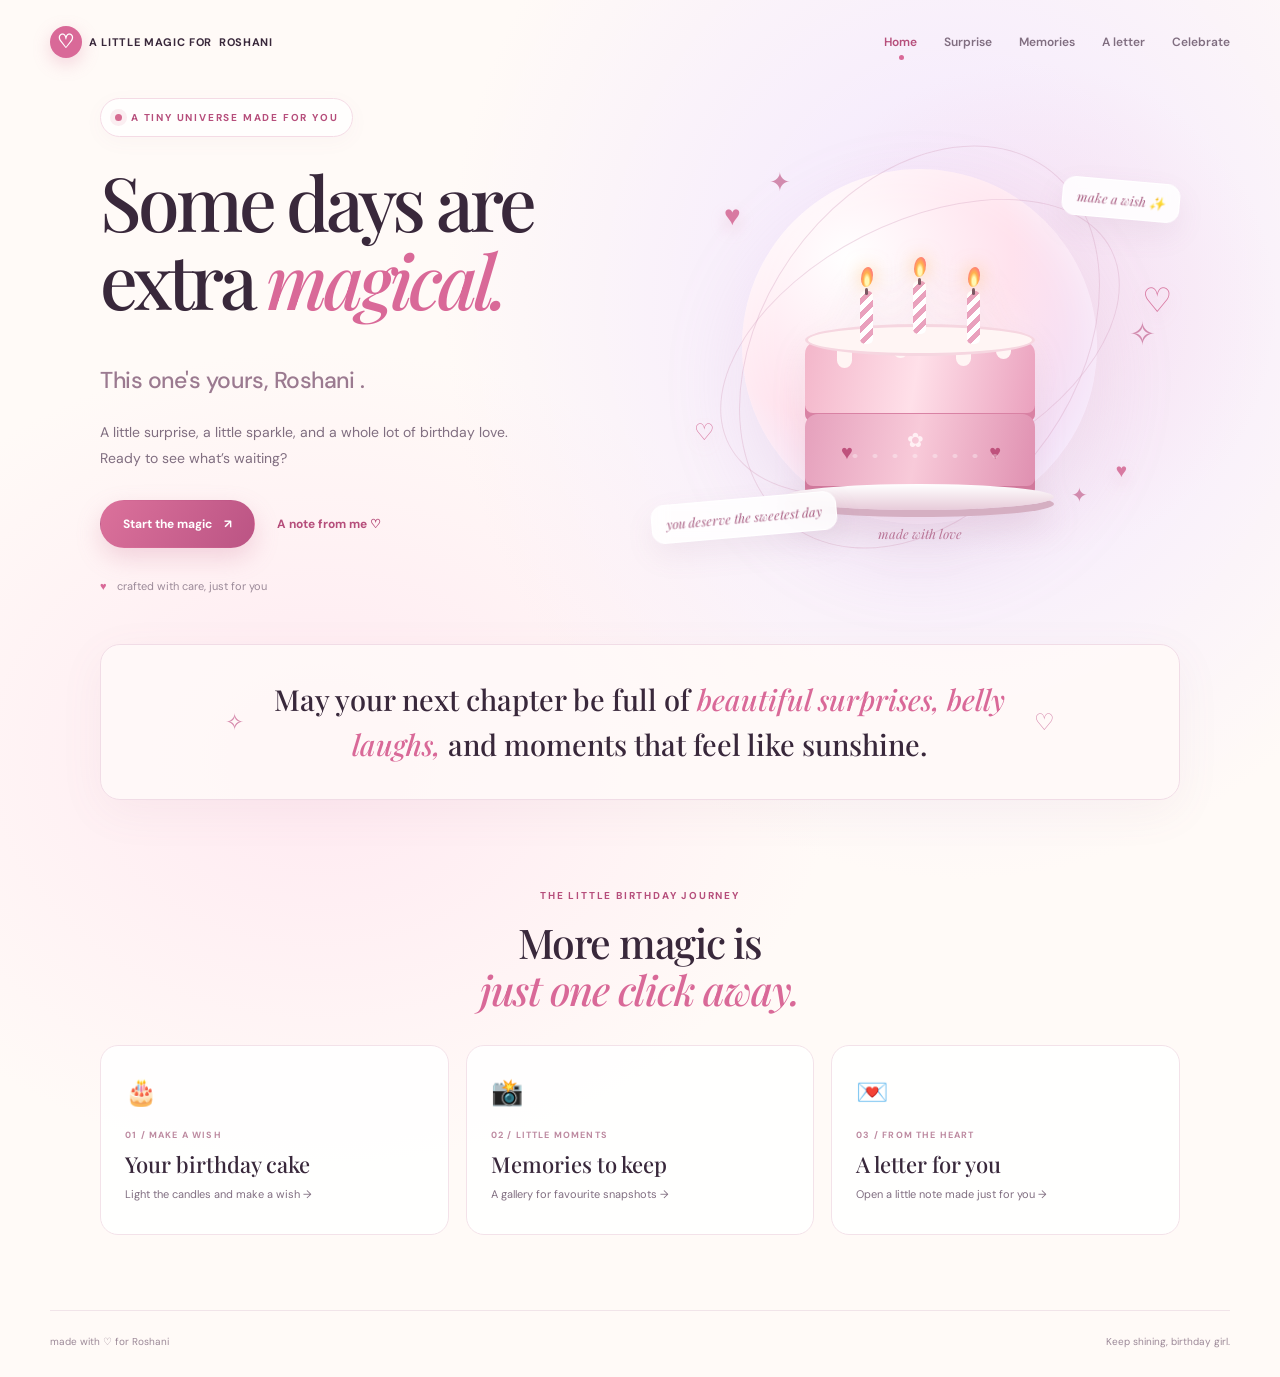
<file: index.html>
<!DOCTYPE html>
<html lang="en">
 <head>
  <meta charset="utf-8"/>
  <meta content="width=device-width,initial-scale=1" name="viewport"/>
  <meta content="A magical birthday surprise made just for Roshani." name="description"/>
  <meta content="#fff2f7" name="theme-color"/>
  <title>
   A Little Magic for Roshani ♡
  </title>
  <link href="https://fonts.googleapis.com" rel="preconnect"/>
  <link href="https://fonts.googleapis.com/css2?family=DM+Sans:wght@400;500;600;700&amp;family=Playfair+Display:ital,wght@0,500;0,600;0,700;1,500;1,600&amp;display=swap" rel="stylesheet"/>
  <link href="css/global.css" rel="stylesheet"/>
  <link href="css/home.css" rel="stylesheet"/>
  <script defer="" src="js/birthday-data.js">
  </script>
  <script defer="" src="js/main.js">
  </script>
  <script defer="" src="js/home.js">
  </script>
 </head>
 <body class="home-page">
  <div class="sky-glow">
  </div>
  <div aria-hidden="true" class="heart-rain" id="heart-rain">
  </div>
  <header class="site-header">
   <a class="brand" href="index.html">
    <span class="brand-mark">
     ♡
    </span>
    a little magic for
    <span data-name="">
     Roshani
    </span>
   </a>
   <button aria-expanded="false" aria-label="Open navigation" class="menu-toggle">
    ☰
   </button>
   <nav class="site-nav">
    <a class="active" href="index.html">
     Home
    </a>
    <a href="surprise.html">
     Surprise
    </a>
    <a href="memories.html">
     Memories
    </a>
    <a href="wishes.html">
     A letter
    </a>
    <a href="celebration.html">
     Celebrate
    </a>
   </nav>
  </header>
  <main>
   <section class="hero wrap">
    <div class="hero-copy reveal">
     <span class="eyebrow">
      <span class="pulse-dot">
      </span>
      a tiny universe made for you
     </span>
     <h1>
      Some days are
      <br/>
      extra
      <em>
       magical.
      </em>
      <br/>
      <span class="for-name">
       This one's yours,
       <span data-name="">
        Roshani
       </span>
       .
      </span>
     </h1>
     <p class="hero-subtitle">
      A little surprise, a little sparkle, and a whole lot of birthday love. Ready to see what&rsquo;s waiting?
     </p>
     <div class="hero-actions">
      <a class="button button-primary" href="surprise.html">
       Start the magic
       <span>
        &nearrow;
       </span>
      </a>
      <a class="text-link" href="wishes.html">
       A note from me ♡
      </a>
     </div>
     <div class="hero-note">
      <span class="tiny-heart">
       &hearts;
      </span>
      crafted with care, just for you
     </div>
    </div>
    <div class="hero-art reveal">
     <span class="floating-heart fh1">
      &hearts;
     </span>
     <span class="floating-heart fh2">
      ♡
     </span>
     <span class="floating-heart fh3">
      &hearts;
     </span>
     <span class="floating-heart fh4">
      ♡
     </span>
     <span class="orbit-star os1">
      ✦
     </span>
     <span class="orbit-star os2">
      ✧
     </span>
     <span class="orbit-star os3">
      ✦
     </span>
     <div class="magic-ring ring-one">
     </div>
     <div class="magic-ring ring-two">
     </div>
     <div aria-label="A birthday cake magically assembling" class="cake-build" id="cake-build">
      <div class="cake-glow">
      </div>
      <div class="build-candle candle-a">
       <span class="wick">
       </span>
       <span class="flame">
       </span>
      </div>
      <div class="build-candle candle-b">
       <span class="wick">
       </span>
       <span class="flame">
       </span>
      </div>
      <div class="build-candle candle-c">
       <span class="wick">
       </span>
       <span class="flame">
       </span>
      </div>
      <div class="cake-sprinkles">
      </div>
      <div class="build-icing">
      </div>
      <div class="build-layer layer-upper">
       <span class="drip drip-a">
       </span>
       <span class="drip drip-b">
       </span>
       <span class="drip drip-c">
       </span>
       <span class="drip drip-d">
       </span>
      </div>
      <div class="build-layer layer-lower">
       <span class="berry berry-a">
        &hearts;
       </span>
       <span class="berry berry-b">
        ✿
       </span>
       <span class="berry berry-c">
        &hearts;
       </span>
      </div>
      <div class="build-plate">
      </div>
      <span class="cake-label">
       made with love
      </span>
     </div>
     <div class="floating-note note-top">
      make a wish ✨
     </div>
     <div class="floating-note note-bottom">
      you deserve the sweetest day
     </div>
    </div>
   </section>
   <section class="wish-strip wrap reveal">
    <span class="strip-icon">
     ✧
    </span>
    <p>
     May your next chapter be full of
     <em>
      beautiful surprises, belly laughs,
     </em>
     and moments that feel like sunshine.
    </p>
    <span class="strip-icon">
     ♡
    </span>
   </section>
   <section class="journey wrap">
    <div class="section-heading reveal">
     <span class="section-kicker">
      the little birthday journey
     </span>
     <h2>
      More magic is
      <br/>
      <em>
       just one click away.
      </em>
     </h2>
    </div>
    <div class="journey-grid">
     <a class="journey-card reveal" href="surprise.html">
      <span class="journey-icon">
       🎂
      </span>
      <span class="journey-number">
       01 / MAKE A WISH
      </span>
      <strong>
       Your birthday cake
      </strong>
      <span>
       Light the candles and make a wish &rarr;
      </span>
     </a>
     <a class="journey-card reveal" href="memories.html">
      <span class="journey-icon">
       📸
      </span>
      <span class="journey-number">
       02 / LITTLE MOMENTS
      </span>
      <strong>
       Memories to keep
      </strong>
      <span>
       A gallery for favourite snapshots &rarr;
      </span>
     </a>
     <a class="journey-card reveal" href="wishes.html">
      <span class="journey-icon">
       💌
      </span>
      <span class="journey-number">
       03 / FROM THE HEART
      </span>
      <strong>
       A letter for you
      </strong>
      <span>
       Open a little note made just for you &rarr;
      </span>
     </a>
    </div>
   </section>
  </main>
  <footer class="site-footer">
   <span>
    made with ♡ for
    <span data-name="">
     Roshani
    </span>
   </span>
   <span>
    Keep shining, birthday girl.
   </span>
  </footer>
 </body>
</html>
</file>
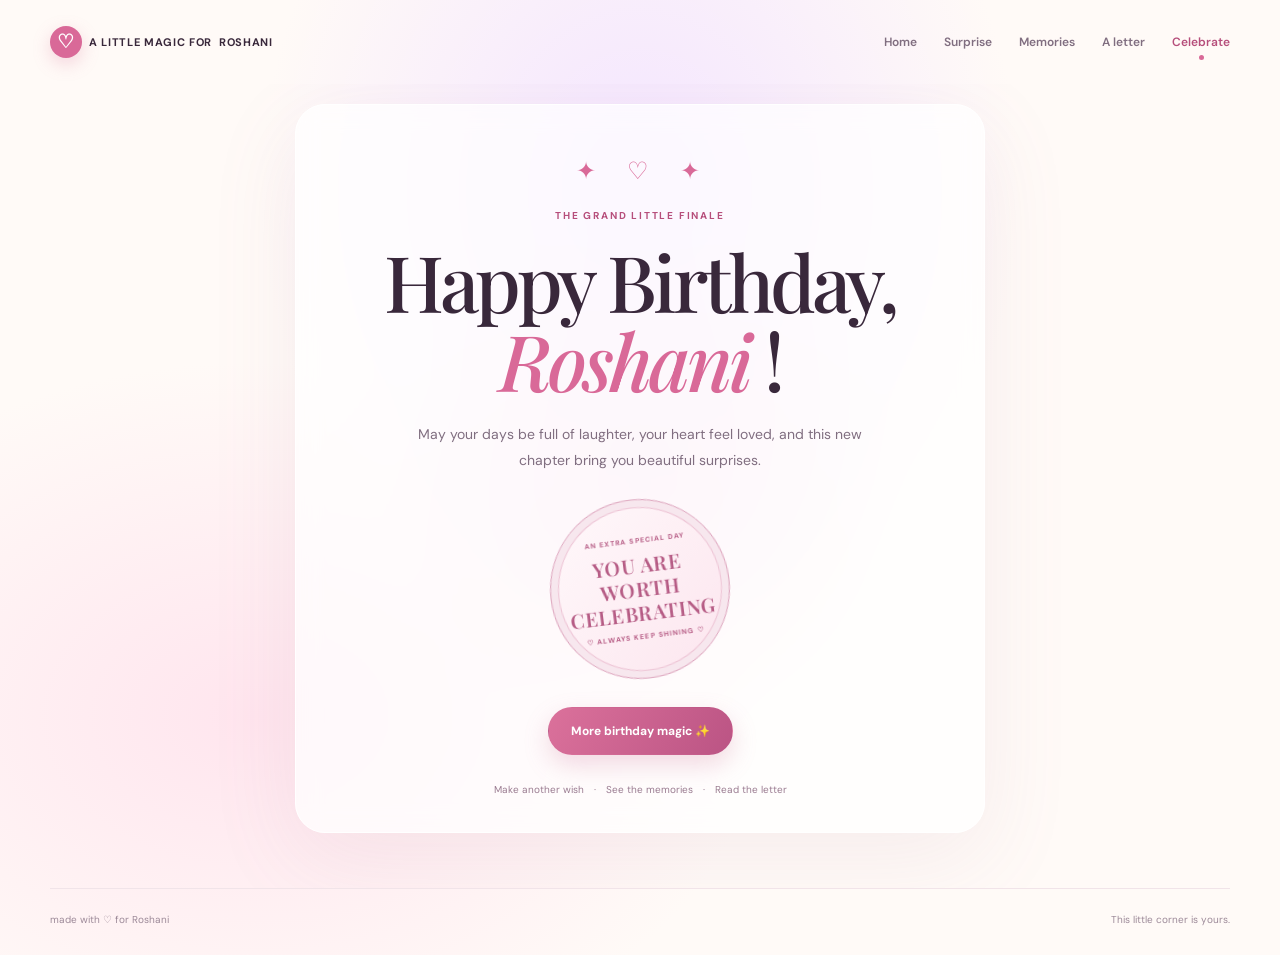
<file: celebration.html>
<!DOCTYPE html>
<html lang="en">
 <head>
  <meta charset="utf-8"/>
  <meta content="width=device-width,initial-scale=1" name="viewport"/>
  <meta content="Happy Birthday, Roshani!" name="description"/>
  <title>
   Let's Celebrate ♡ | Roshani
  </title>
  <link href="https://fonts.googleapis.com" rel="preconnect"/>
  <link href="https://fonts.googleapis.com/css2?family=DM+Sans:wght@400;500;600;700&amp;family=Playfair+Display:ital,wght@0,500;0,600;0,700;1,500;1,600&amp;display=swap" rel="stylesheet"/>
  <link href="css/global.css" rel="stylesheet"/>
  <link href="css/celebration.css" rel="stylesheet"/>
  <script defer="" src="js/birthday-data.js">
  </script>
  <script defer="" src="js/main.js">
  </script>
  <script defer="" src="js/celebration.js">
  </script>
 </head>
 <body class="inner-page celebration-page">
  <div aria-hidden="true" class="heart-rain" id="heart-rain">
  </div>
  <header class="site-header">
   <a class="brand" href="index.html">
    <span class="brand-mark">
     ♡
    </span>
    a little magic for
    <span data-name="">
     Roshani
    </span>
   </a>
   <button aria-expanded="false" aria-label="Open navigation" class="menu-toggle">
    ☰
   </button>
   <nav class="site-nav">
    <a href="index.html">
     Home
    </a>
    <a href="surprise.html">
     Surprise
    </a>
    <a href="memories.html">
     Memories
    </a>
    <a href="wishes.html">
     A letter
    </a>
    <a class="active" href="celebration.html">
     Celebrate
    </a>
   </nav>
  </header>
  <main class="celebration-main wrap">
   <div class="celebration-glow">
   </div>
   <div aria-hidden="true" class="confetti-field" id="confetti-field">
   </div>
   <section class="final-card reveal">
    <div class="crown">
     ✦　♡　✦
    </div>
    <span class="section-kicker">
     the grand little finale
    </span>
    <h1>
     Happy Birthday,
     <br/>
     <em data-name="">
      Roshani
     </em>
     !
    </h1>
    <p class="final-message" id="final-message">
     May your days be full of laughter, your heart feel loved, and this new chapter bring you beautiful surprises.
    </p>
    <div class="birthday-stamp">
     <span>
      AN EXTRA SPECIAL DAY
     </span>
     <strong>
      YOU ARE
      <br/>
      WORTH CELEBRATING
     </strong>
     <span>
      ♡ ALWAYS KEEP SHINING ♡
     </span>
    </div>
    <button class="button button-primary" id="celebrate-again">
     Make it rain confetti ✨
    </button>
    <div class="final-links">
     <a href="surprise.html">
      Make another wish
     </a>
     <span>
      &middot;
     </span>
     <a href="memories.html">
      See the memories
     </a>
     <span>
      &middot;
     </span>
     <a href="wishes.html">
      Read the letter
     </a>
    </div>
   </section>
  </main>
  <footer class="site-footer">
   <span>
    made with ♡ for
    <span data-name="">
     Roshani
    </span>
   </span>
   <span>
    This little corner is yours.
   </span>
  </footer>
 </body>
</html>
</file>
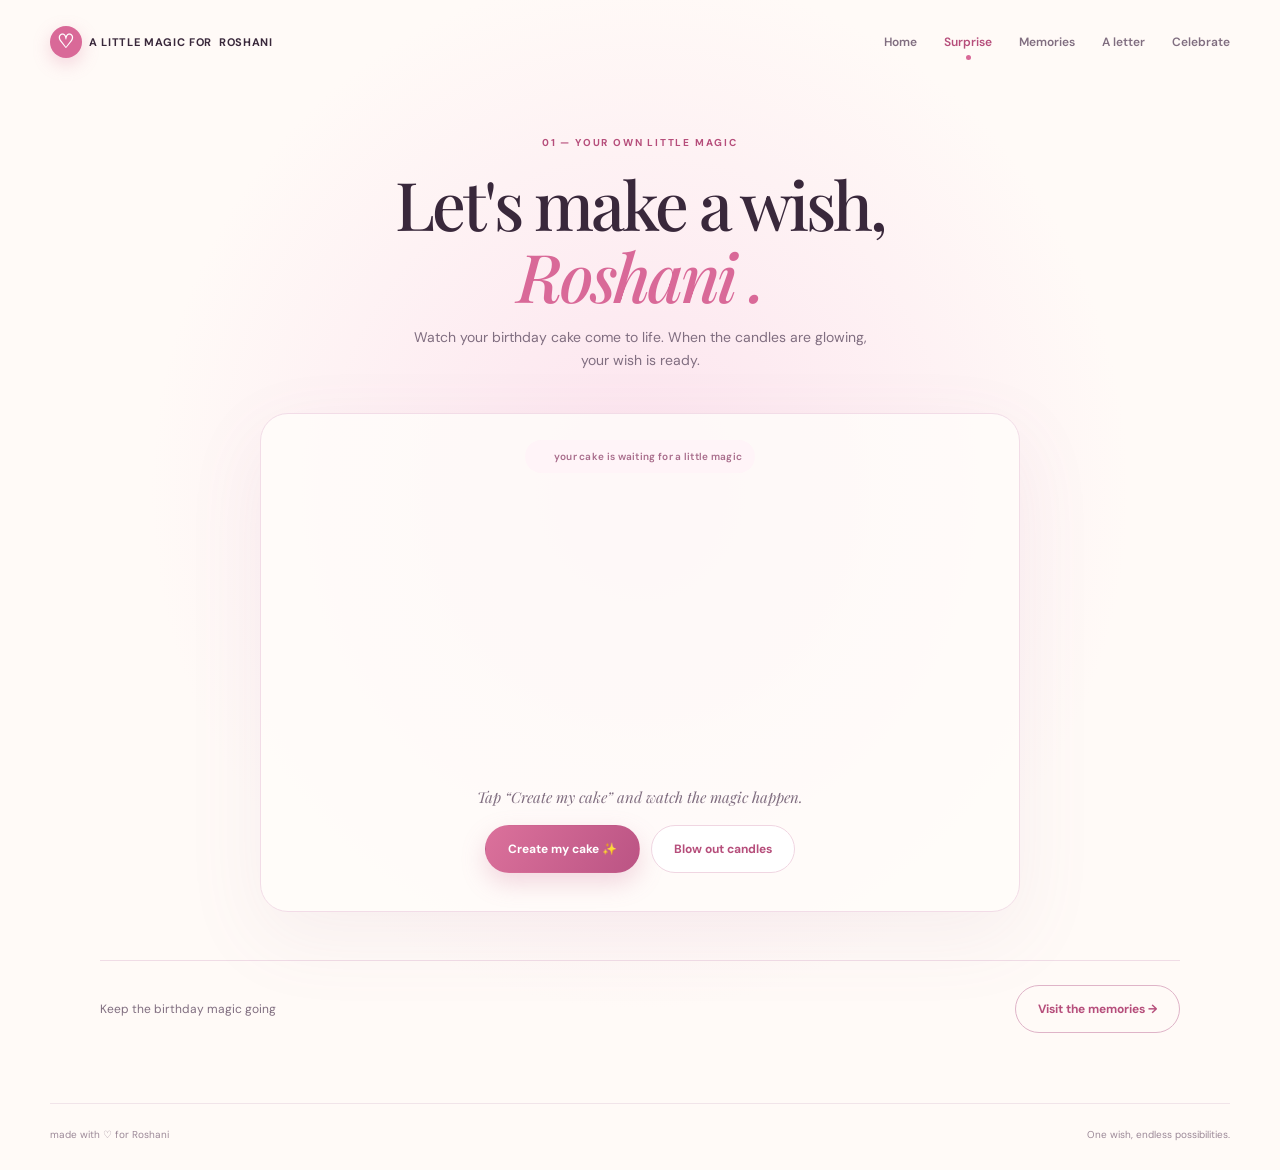
<file: surprise.html>
<!DOCTYPE html>
<html lang="en">
 <head>
  <meta charset="utf-8"/>
  <meta content="width=device-width,initial-scale=1" name="viewport"/>
  <meta content="Make a birthday wish for Roshani." name="description"/>
  <title>
   The Birthday Cake ♡ | Roshani
  </title>
  <link href="https://fonts.googleapis.com" rel="preconnect"/>
  <link href="https://fonts.googleapis.com/css2?family=DM+Sans:wght@400;500;600;700&amp;family=Playfair+Display:ital,wght@0,500;0,600;0,700;1,500;1,600&amp;display=swap" rel="stylesheet"/>
  <link href="css/global.css" rel="stylesheet"/>
  <link href="css/surprise.css" rel="stylesheet"/>
  <script defer="" src="js/birthday-data.js">
  </script>
  <script defer="" src="js/main.js">
  </script>
  <script defer="" src="js/surprise.js">
  </script>
 </head>
 <body class="inner-page surprise-page">
  <div aria-hidden="true" class="heart-rain" id="heart-rain">
  </div>
  <header class="site-header">
   <a class="brand" href="index.html">
    <span class="brand-mark">
     ♡
    </span>
    a little magic for
    <span data-name="">
     Roshani
    </span>
   </a>
   <button aria-expanded="false" aria-label="Open navigation" class="menu-toggle">
    ☰
   </button>
   <nav class="site-nav">
    <a href="index.html">
     Home
    </a>
    <a class="active" href="surprise.html">
     Surprise
    </a>
    <a href="memories.html">
     Memories
    </a>
    <a href="wishes.html">
     A letter
    </a>
    <a href="celebration.html">
     Celebrate
    </a>
   </nav>
  </header>
  <main class="wrap page-main">
   <div class="page-intro reveal">
    <span class="section-kicker">
     01 &mdash; your own little magic
    </span>
    <h1>
     Let's make a wish,
     <br/>
     <em>
      <span data-name="">
       Roshani
      </span>
      .
     </em>
    </h1>
    <p>
     Watch your birthday cake come to life. When the candles are glowing, your wish is ready.
    </p>
   </div>
   <section class="cake-lab reveal" id="cake-lab">
    <div class="magic-dust" id="magic-dust">
    </div>
    <div class="build-status" id="build-status">
     <span class="status-dot">
     </span>
     your cake is waiting for a little magic
    </div>
    <div aria-label="Animated birthday cake" class="interactive-cake" id="interactive-cake">
     <div class="cake-aura">
     </div>
     <div class="candle-row">
      <button aria-label="Toggle first candle" class="candle candle-one">
       <span class="wick">
       </span>
       <span class="flame">
       </span>
      </button>
      <button aria-label="Toggle second candle" class="candle candle-two">
       <span class="wick">
       </span>
       <span class="flame">
       </span>
      </button>
      <button aria-label="Toggle third candle" class="candle candle-three">
       <span class="wick">
       </span>
       <span class="flame">
       </span>
      </button>
     </div>
     <div class="icing-cap">
     </div>
     <div class="cake-tier tier-top">
      <i class="drip d1">
      </i>
      <i class="drip d2">
      </i>
      <i class="drip d3">
      </i>
      <i class="drip d4">
      </i>
      <i class="drip d5">
      </i>
      <span class="tier-heart">
       ♡
      </span>
     </div>
     <div class="cake-tier tier-bottom">
      <span class="frosting-dot dot1">
      </span>
      <span class="frosting-dot dot2">
      </span>
      <span class="frosting-dot dot3">
      </span>
      <span class="frosting-dot dot4">
      </span>
      <span class="frosting-dot dot5">
      </span>
      <span class="frosting-dot dot6">
      </span>
     </div>
     <div class="cake-dish">
     </div>
    </div>
    <p class="cake-caption" id="cake-caption">
     A little cake is getting ready for you&hellip;
    </p>
    <div class="cake-controls">
     <button class="button button-primary" id="build-button">
      Create my cake ✨
     </button>
     <button class="button button-soft" disabled="" id="candle-button">
      Blow out candles
     </button>
    </div>
    <div class="wish-reveal" hidden="" id="wish-reveal">
     <span class="wish-star">
      ✦ ♡ ✦
     </span>
     <h2>
      Happy Birthday,
      <em data-name="">
       Roshani
      </em>
      !
     </h2>
     <p>
      Whatever you wished for, may life surprise you with something even more beautiful.
     </p>
     <button class="button button-primary" id="confetti-button">
      More sparkle, please ✨
     </button>
     <a class="text-link" href="wishes.html">
      There's a letter waiting for you &rarr;
     </a>
    </div>
   </section>
   <div class="page-next">
    <span>
     Keep the birthday magic going
    </span>
    <a class="button button-outline" href="memories.html">
     Visit the memories &rarr;
    </a>
   </div>
  </main>
  <footer class="site-footer">
   <span>
    made with ♡ for
    <span data-name="">
     Roshani
    </span>
   </span>
   <span>
    One wish, endless possibilities.
   </span>
  </footer>
 </body>
</html>
</file>
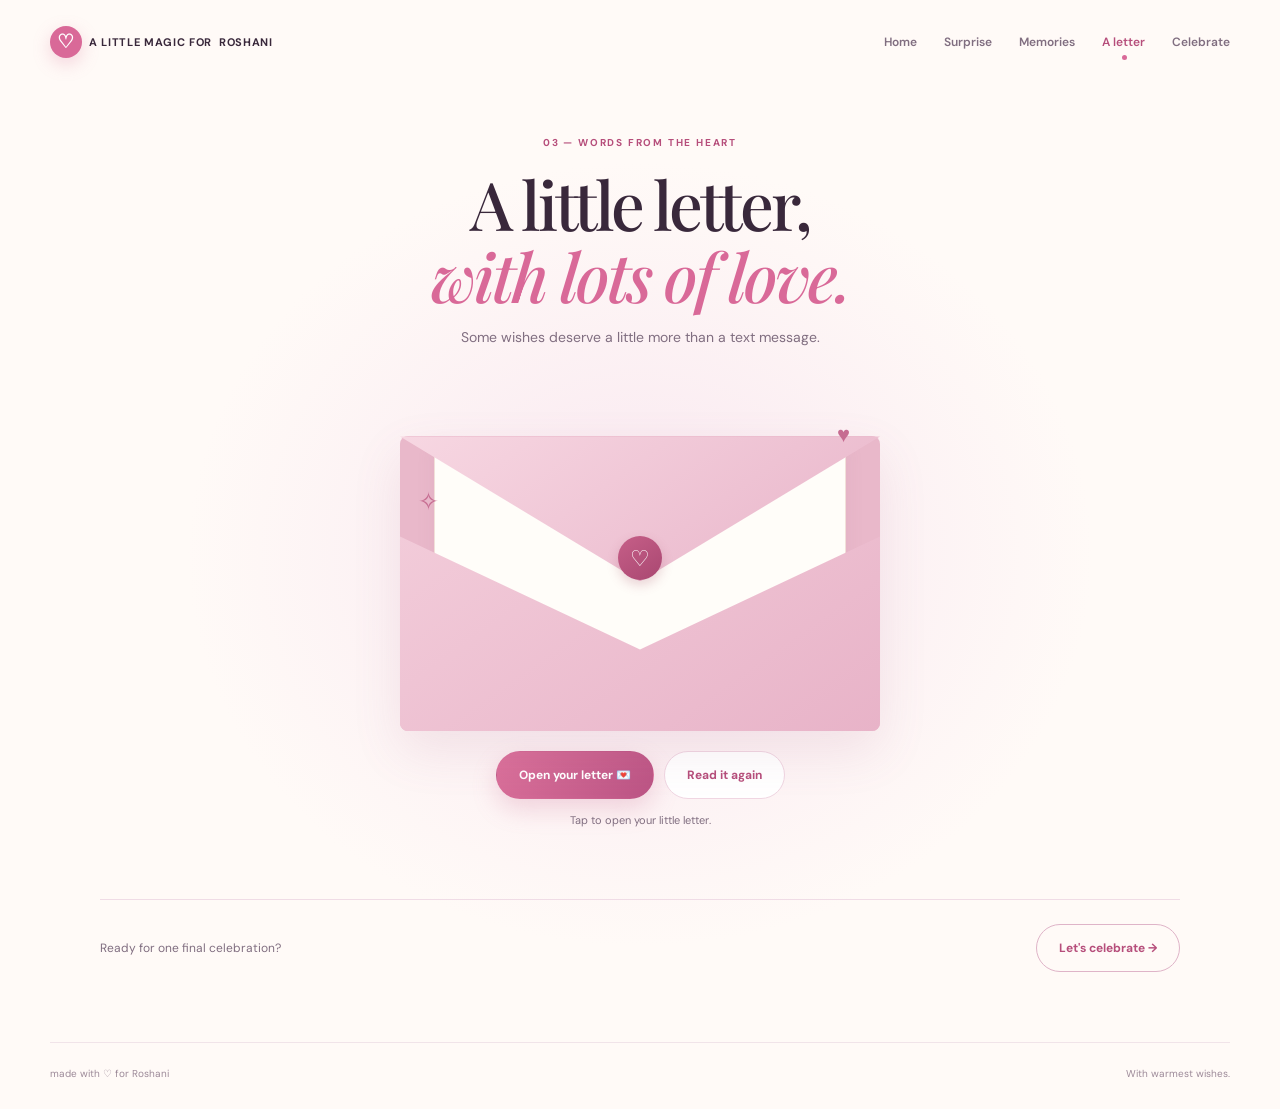
<file: wishes.html>
<!DOCTYPE html>
<html lang="en">
 <head>
  <meta charset="utf-8"/>
  <meta content="width=device-width,initial-scale=1" name="viewport"/>
  <meta content="A birthday letter for Roshani." name="description"/>
  <title>
   A Letter for You ♡ | Roshani
  </title>
  <link href="https://fonts.googleapis.com" rel="preconnect"/>
  <link href="https://fonts.googleapis.com/css2?family=DM+Sans:wght@400;500;600;700&amp;family=Playfair+Display:ital,wght@0,500;0,600;0,700;1,500;1,600&amp;display=swap" rel="stylesheet"/>
  <link href="css/global.css" rel="stylesheet"/>
  <link href="css/wishes.css" rel="stylesheet"/>
  <script defer="" src="js/birthday-data.js">
  </script>
  <script defer="" src="js/main.js">
  </script>
  <script defer="" src="js/wishes.js">
  </script>
 </head>
 <body class="inner-page wishes-page">
  <div aria-hidden="true" class="heart-rain" id="heart-rain">
  </div>
  <header class="site-header">
   <a class="brand" href="index.html">
    <span class="brand-mark">
     ♡
    </span>
    a little magic for
    <span data-name="">
     Roshani
    </span>
   </a>
   <button aria-expanded="false" aria-label="Open navigation" class="menu-toggle">
    ☰
   </button>
   <nav class="site-nav">
    <a href="index.html">
     Home
    </a>
    <a href="surprise.html">
     Surprise
    </a>
    <a href="memories.html">
     Memories
    </a>
    <a class="active" href="wishes.html">
     A letter
    </a>
    <a href="celebration.html">
     Celebrate
    </a>
   </nav>
  </header>
  <main class="wrap page-main">
   <div class="page-intro reveal">
    <span class="section-kicker">
     03 &mdash; words from the heart
    </span>
    <h1>
     A little letter,
     <br/>
     <em>
      with lots of love.
     </em>
    </h1>
    <p>
     Some wishes deserve a little more than a text message.
    </p>
   </div>
   <section class="letter-area reveal">
    <div class="letter-envelope" id="envelope">
     <div class="envelope-back">
     </div>
     <div class="letter-paper">
      <div class="letter-content" id="letter-content">
      </div>
     </div>
     <div class="envelope-flap">
     </div>
     <div class="envelope-front">
     </div>
     <div class="wax-seal">
      ♡
     </div>
     <span class="envelope-heart eh1">
      &hearts;
     </span>
     <span class="envelope-heart eh2">
      ✧
     </span>
    </div>
    <div class="letter-controls">
     <button class="button button-primary" id="open-letter">
      Open your letter 💌
     </button>
     <button class="button button-soft" hidden="" id="replay-letter">
      Read it again
     </button>
    </div>
    <p class="letter-hint" id="letter-hint">
     Tap to open your little letter.
    </p>
   </section>
   <div class="page-next">
    <span>
     Ready for one final celebration?
    </span>
    <a class="button button-outline" href="celebration.html">
     Let's celebrate &rarr;
    </a>
   </div>
  </main>
  <footer class="site-footer">
   <span>
    made with ♡ for
    <span data-name="">
     Roshani
    </span>
   </span>
   <span>
    With warmest wishes.
   </span>
  </footer>
 </body>
</html>
</file>
<file: css/global.css>
/* Shared styles. Change the palette here to restyle the entire site. */
:root {
  --ink:#39283b;
  --muted:#806e80;
  --rose:#d96998;
  --deep:#b64e7b;
  --pink:#ffe3ee;
  --lav:#eee4ff;
  --cream:#fffaf7;
  --line:#f0dce6;
  --serif:"Playfair Display",Georgia,serif;
  --sans:"DM Sans",Arial,sans-serif;
  --shadow:0 22px 70px #925b8019
}

* {
  box-sizing:border-box
}

html {
  scroll-behavior:smooth
}

body {
  margin:0;
  background:var(--cream);
  color:var(--ink);
  font:15px/1.7 var(--sans);
  overflow-x:hidden
}

a {
  color:inherit;
  text-decoration:none
}

button {
  font:inherit;
  cursor:pointer
}

button:focus-visible,a:focus-visible {
  outline:3px solid #bd76a1;
  outline-offset:4px
}

::selection {
  background:#f7c9dc;
  color:var(--ink)
}

.site-header {
  position:relative;
  z-index:30;
  width:min(1180px,calc(100% - 48px));
  margin:auto;
  padding:24px 0;
  display:flex;
  justify-content:space-between;
  align-items:center
}

.brand {
  display:flex;
  align-items:center;
  gap:7px;
  font-size:11px;
  font-weight:700;
  letter-spacing:.06em;
  text-transform:uppercase
}

.brand-mark {
  display:grid;
  place-items:center;
  width:32px;
  height:32px;
  border-radius:50%;
  background:var(--rose);
  color:white;
  font-size:19px;
  box-shadow:0 6px 18px #d66b9144
}

.site-nav {
  display:flex;
  gap:27px;
  align-items:center;
  font-size:12px;
  font-weight:600;
  color:var(--muted)
}

.site-nav a {
  position:relative;
  padding:8px 0;
  transition:color .2s
}

.site-nav a:hover,.site-nav a.active {
  color:var(--deep)
}

.site-nav a.active:after {
  content:"";
  position:absolute;
  width:5px;
  height:5px;
  border-radius:50%;
  background:var(--rose);
  bottom:0;
  left:calc(50% - 2px)
}

.menu-toggle {
  display:none;
  border:0;
  border-radius:12px;
  background:white;
  padding:8px 12px;
  color:var(--ink)
}

.wrap {
  width:min(1080px,calc(100% - 48px));
  margin-inline:auto
}

.button {
  display:inline-flex;
  align-items:center;
  justify-content:center;
  gap:12px;
  min-height:48px;
  padding:0 22px;
  border-radius:99px;
  border:1px solid transparent;
  font-size:12px;
  font-weight:700;
  transition:transform .25s,box-shadow .25s,background .25s
}

.button:hover {
  transform:translateY(-3px)
}

.button-primary {
  color:white;
  background:linear-gradient(120deg,#db719b,#bb5484);
  box-shadow:0 10px 25px #cf739744
}

.button-primary:hover {
  box-shadow:0 14px 30px #cf739766
}

.button-primary:disabled {
  opacity:.55;
  cursor:not-allowed;
  transform:none
}

.button-soft {
  color:var(--deep);
  background:white;
  border-color:#f0d6e2
}

.button-outline {
  color:var(--deep);
  background:transparent;
  border-color:#dfb4c8
}

.text-link {
  display:inline-flex;
  align-items:center;
  gap:8px;
  color:var(--deep);
  font-size:12px;
  font-weight:700;
  transition:gap .2s
}

.text-link:hover {
  gap:13px
}

.section-kicker,.eyebrow {
  font-size:10px;
  font-weight:700;
  letter-spacing:.18em;
  text-transform:uppercase;
  color:var(--deep)
}

.page-main {
  min-height:calc(100vh - 150px);
  padding:30px 0 70px
}

.page-intro {
  text-align:center;
  max-width:670px;
  margin:15px auto 40px
}

.page-intro h1 {
  font:500 clamp(42px,6vw,67px)/1.08 var(--serif);
  letter-spacing:-.045em;
  margin:13px 0
}

.page-intro h1 em {
  color:var(--rose);
  font-weight:500
}

.page-intro p {
  max-width:480px;
  margin:0 auto;
  color:var(--muted);
  font-size:14px
}

.site-footer {
  width:min(1180px,calc(100% - 48px));
  margin:auto;
  padding:22px 0 27px;
  border-top:1px solid #f1e4e9;
  display:flex;
  justify-content:space-between;
  gap:18px;
  color:#9c8998;
  font-size:10px
}

.reveal {
  opacity:0;
  transform:translateY(18px);
  transition:opacity .75s ease,transform .75s cubic-bezier(.2,.7,.2,1)
}

.reveal.is-visible {
  opacity:1;
  transform:translateY(0)
}

.page-next {
  margin-top:48px;
  padding-top:24px;
  border-top:1px solid var(--line);
  display:flex;
  align-items:center;
  justify-content:space-between;
  gap:18px;
  color:var(--muted);
  font-size:12px
}

.heart-rain {
  position:fixed;
  inset:0;
  z-index:1;
  pointer-events:none;
  overflow:hidden
}

.rain-heart {
  position:absolute;
  top:-40px;
  color:#e78eaf;
  opacity:0;
  animation:heart-fall var(--duration,9s) linear forwards;
  filter:drop-shadow(0 3px 5px #dc7da633);
  will-change:transform,opacity
}

@keyframes heart-fall {
  0% {
  transform:translate3d(0,-30px,0) rotate(0deg) scale(.7);
  opacity:0
}

10% {
  opacity:var(--opacity,.55)
}

85% {
  opacity:var(--opacity,.55)
}

100% {
  transform:translate3d(var(--sway,40px),110vh,0) rotate(var(--spin,160deg)) scale(1.1);
  opacity:0
}


}

@media(max-width:760px) {
  .site-header {
  width:calc(100% - 34px);
  padding:18px 0
}

.menu-toggle {
  display:block
}

.site-nav {
  display:none;
  position:absolute;
  top:62px;
  left:0;
  right:0;
  padding:12px;
  background:#fffaf8f7;
  border:1px solid var(--line);
  border-radius:16px;
  box-shadow:var(--shadow);
  flex-direction:column;
  align-items:stretch;
  gap:0
}

.site-nav.is-open {
  display:flex
}

.site-nav a {
  padding:10px 12px
}

.site-nav a.active:after {
  left:auto;
  right:14px;
  top:17px
}

.wrap {
  width:calc(100% - 34px)
}

.page-main {
  padding-top:18px
}

.page-intro {
  margin:15px auto 30px
}

.site-footer {
  width:calc(100% - 34px);
  flex-direction:column;
  gap:4px
}

.page-next {
  align-items:flex-start;
  flex-direction:column
}


}

@media(prefers-reduced-motion:reduce) {
  *,*::before,*::after {
  scroll-behavior:auto!important;
  animation-duration:.01ms!important;
  animation-iteration-count:1!important;
  transition-duration:.01ms!important
}

.reveal {
  opacity:1;
  transform:none
}

.rain-heart {
  display:none
}


}
</file>
<file: css/home.css>
body.home-page {
  background:radial-gradient(ellipse at 75% 22%,#f2e6ff 0,transparent 38%),radial-gradient(ellipse at 25% 55%,#ffe9f1 0,transparent 38%),var(--cream)
}

.sky-glow {
  position:absolute;
  z-index:0;
  top:60px;
  right:0;
  width:500px;
  height:500px;
  background:radial-gradient(circle,#f8d9e8aa,transparent 70%);
  pointer-events:none
}

.hero {
  position:relative;
  z-index:2;
  display:grid;
  grid-template-columns:1fr 1fr;
  gap:38px;
  align-items:center;
  min-height:560px;
  padding:10px 0 45px
}

.hero-copy {
  position:relative;
  z-index:2
}

.eyebrow {
  display:inline-flex;
  align-items:center;
  gap:9px;
  padding:10px 14px;
  border-radius:99px;
  background:#ffffffb8;
  border:1px solid #f4dbe5;
  box-shadow:0 5px 20px #9b6c7b0a
}

.pulse-dot,.status-dot {
  width:7px;
  height:7px;
  border-radius:50%;
  background:#d66b91;
  box-shadow:0 0 0 5px #d66b911c;
  animation:pulse 1.7s infinite
}

@keyframes pulse {
  50% {
  box-shadow:0 0 0 9px #d66b9100
}


}

.hero h1 {
  font:500 clamp(46px,6.3vw,75px)/1.04 var(--serif);
  letter-spacing:-.055em;
  margin:25px 0 20px
}

.hero h1 em {
  color:var(--rose);
  font-weight:500
}

.for-name {
  font:500 clamp(18px,2vw,23px)/1.6 var(--sans);
  letter-spacing:-.02em;
  color:#9b7a90
}

.hero-subtitle {
  max-width:430px;
  color:var(--muted);
  font-size:14px;
  line-height:1.9
}

.hero-actions {
  display:flex;
  align-items:center;
  gap:22px;
  flex-wrap:wrap;
  margin-top:28px
}

.hero-note {
  margin-top:29px;
  color:#9b8998;
  font-size:11px
}

.tiny-heart {
  color:var(--rose);
  margin-right:7px
}

.hero-art {
  position:relative;
  min-height:470px;
  display:grid;
  place-items:center;
  isolation:isolate
}

.hero-art:before {
  content:"";
  position:absolute;
  z-index:-3;
  width:355px;
  height:355px;
  border-radius:50%;
  background:radial-gradient(circle at 30% 25%,#fff 0,#ffe2ed 45%,#e9dcff 100%);
  box-shadow:inset 0 0 45px #fff9,0 35px 80px #caa0c52b;
  animation:halo-breathe 5s ease-in-out infinite
}

.magic-ring {
  position:absolute;
  border:1px solid #d8a9c466;
  border-radius:50%;
  pointer-events:none
}

.ring-one {
  width:430px;
  height:250px;
  transform:rotate(-27deg);
  animation:ring-turn 28s linear infinite
}

.ring-two {
  width:315px;
  height:440px;
  transform:rotate(35deg);
  animation:ring-turn 32s linear infinite reverse
}

@keyframes ring-turn {
  to {
  transform:rotate(333deg)
}


}

@keyframes halo-breathe {
  50% {
  transform:scale(1.04);
  filter:saturate(1.1)
}


}

.cake-build {
  position:relative;
  width:280px;
  height:270px;
  margin-top:65px;
  filter:drop-shadow(0 18px 15px #a96a8b20);
  animation:cake-hover 4.8s ease-in-out infinite
}

.cake-glow {
  position:absolute;
  inset:0;
  border-radius:50%;
  background:radial-gradient(ellipse at center,#fff8 0,transparent 68%);
  animation:halo-breathe 4s infinite
}

.build-plate {
  position:absolute;
  bottom:4px;
  left:4px;
  width:270px;
  height:26px;
  border-radius:50%;
  background:linear-gradient(#fff,#e7cbd9);
  box-shadow:0 7px #d5afc2;
  animation:build-in .8s .2s both
}

.build-layer {
  position:absolute;
  left:25px;
  width:230px;
  border-radius:13px 13px 8px 8px;
  transform:scaleY(0);
  transform-origin:bottom;
  animation:layer-grow .85s cubic-bezier(.2,.8,.2,1) both
}

.layer-lower {
  bottom:18px;
  height:82px;
  background:linear-gradient(100deg,#e5a0bc,#f8cad9 48%,#df8fb0);
  box-shadow:inset 0 -10px #d1799c;
  animation-delay:.5s
}

.layer-upper {
  bottom:92px;
  height:81px;
  background:linear-gradient(100deg,#f3b6ca,#ffe0e9 48%,#eaa0bd);
  box-shadow:inset 0 -9px #d982a4;
  animation-delay:1.1s
}

.build-icing {
  position:absolute;
  z-index:3;
  left:25px;
  bottom:158px;
  width:230px;
  height:32px;
  border-radius:50%;
  background:#fff5f4;
  border:3px solid #f6d6e0;
  transform:scaleX(0);
  animation:icing-appear .7s 1.8s both
}

.drip {
  position:absolute;
  top:0;
  width:15px;
  background:#fff5f4;
  border-radius:0 0 9px 9px;
  height:21px
}

.drip-a {
  left:32px;
  height:27px
}

.drip-b {
  left:88px;
  height:17px
}

.drip-c {
  left:151px;
  height:25px
}

.drip-d {
  right:24px;
  height:18px
}

.berry {
  position:absolute;
  top:21px;
  color:#bf527d;
  font-size:20px
}

.berry-a {
  left:36px
}

.berry-b {
  left:102px;
  top:9px;
  color:#fff0f4
}

.berry-c {
  right:34px
}

.cake-sprinkles {
  position:absolute;
  z-index:4;
  left:65px;
  bottom:44px;
  width:160px;
  height:22px;
  background:radial-gradient(ellipse,#fff5 0 2px,transparent 3px) 0 0/20px 16px;
  opacity:0;
  animation:sprinkle-show .5s 2.1s forwards
}

.build-candle {
  position:absolute;
  z-index:5;
  bottom:170px;
  width:13px;
  height:53px;
  border-radius:5px;
  background:repeating-linear-gradient(135deg,#fff 0 5px,#e9a1bd 5px 10px);
  transform:scaleY(0);
  transform-origin:bottom;
  animation:candle-grow .55s cubic-bezier(.2,.8,.2,1) both
}

.candle-a {
  left:80px;
  animation-delay:2s
}

.candle-b {
  left:133px;
  bottom:180px;
  animation-delay:2.2s
}

.candle-c {
  right:80px;
  animation-delay:2.4s
}

.wick {
  position:absolute;
  top:-3px;
  left:5px;
  width:3px;
  height:7px;
  background:#725263;
  border-radius:3px
}

.flame {
  position:absolute;
  left:1px;
  top:-24px;
  width:12px;
  height:20px;
  border-radius:60% 40% 60% 40%;
  background:radial-gradient(ellipse at 50% 70%,#fff9b5 0 20%,#ffb34d 42%,#ff7d76 75%);
  filter:drop-shadow(0 0 9px #ffb95a99);
  transform:scale(0);
  transform-origin:bottom;
  animation:flame-light .45s 2.65s both,flame-flicker .8s 3.1s ease-in-out infinite alternate
}

.cake-label {
  position:absolute;
  bottom:-28px;
  left:0;
  right:0;
  text-align:center;
  font:italic 13px var(--serif);
  color:#b87596;
  opacity:0;
  animation:soft-in .8s 2.7s both
}

.floating-note {
  position:absolute;
  z-index:8;
  padding:10px 14px;
  background:#ffffffd9;
  border:1px solid white;
  border-radius:13px;
  box-shadow:0 12px 30px #91658017;
  color:#a75c80;
  font:italic 13px var(--serif);
  backdrop-filter:blur(9px)
}

.note-top {
  top:68px;
  right:0;
  transform:rotate(5deg);
  animation:note-enter .8s 2.3s both,note-float 4s 3.1s ease-in-out infinite
}

.note-bottom {
  bottom:45px;
  left:-8px;
  transform:rotate(-5deg);
  animation:note-enter .8s 2.6s both,note-float 4.6s 3.4s ease-in-out infinite
}

.floating-heart {
  position:absolute;
  z-index:7;
  color:#d879a1;
  text-shadow:0 7px 15px #e6a5bf66;
  animation:heart-dance 4s ease-in-out infinite
}

.fh1 {
  top:80px;
  left:65px;
  font-size:28px
}

.fh2 {
  top:160px;
  right:8px;
  font-size:34px;
  animation-delay:.8s
}

.fh3 {
  bottom:95px;
  right:53px;
  font-size:19px;
  animation-delay:1.4s
}

.fh4 {
  bottom:130px;
  left:35px;
  font-size:23px;
  animation-delay:.4s
}

.orbit-star {
  position:absolute;
  color:#d28bae;
  animation:twinkle 2s ease-in-out infinite alternate
}

.os1 {
  top:48px;
  left:110px;
  font-size:26px
}

.os2 {
  top:195px;
  right:24px;
  font-size:32px;
  animation-delay:.7s
}

.os3 {
  bottom:70px;
  right:92px;
  font-size:20px;
  animation-delay:1s
}

@keyframes cake-hover {
  0%,100% {
  transform:translateY(0) rotate(-.5deg)
}

50% {
  transform:translateY(-9px) rotate(.5deg)
}


}

@keyframes layer-grow {
  0% {
  transform:scaleY(0) translateY(20px);
  opacity:.4
}

100% {
  transform:scaleY(1) translateY(0);
  opacity:1
}


}

@keyframes icing-appear {
  from {
  transform:scaleX(0);
  opacity:.3
}

to {
  transform:scaleX(1);
  opacity:1
}


}

@keyframes candle-grow {
  from {
  transform:scaleY(0)
}

to {
  transform:scaleY(1)
}


}

@keyframes flame-light {
  to {
  transform:scale(1)
}


}

@keyframes flame-flicker {
  from {
  rotate:-5deg;
  scale:.92
}

to {
  rotate:5deg;
  scale:1.08
}


}

@keyframes sprinkle-show {
  to {
  opacity:1
}


}

@keyframes note-enter {
  from {
  opacity:0;
  translate:0 12px
}

to {
  opacity:1
}


}

@keyframes note-float {
  50% {
  translate:0 -7px
}


}

@keyframes heart-dance {
  0%,100% {
  translate:0 0;
  rotate:-8deg
}

50% {
  translate:0 -14px;
  rotate:8deg
}


}

@keyframes twinkle {
  from {
  opacity:.4;
  scale:.8
}

to {
  opacity:1;
  scale:1.15
}


}

@keyframes soft-in {
  to {
  opacity:1
}


}

.wish-strip {
  position:relative;
  z-index:2;
  display:flex;
  align-items:center;
  justify-content:center;
  gap:25px;
  padding:32px 35px;
  border:1px solid #f1dce6;
  border-radius:20px;
  background:#fffaf8d9;
  box-shadow:0 12px 45px #a66b8510;
  text-align:center
}

.wish-strip p {
  max-width:740px;
  margin:0;
  font:500 clamp(20px,3vw,29px)/1.55 var(--serif)
}

.wish-strip em {
  color:var(--rose)
}

.strip-icon {
  font-size:23px;
  color:#d78bad;
  animation:twinkle 2.5s infinite alternate
}

.journey {
  position:relative;
  z-index:2;
  padding:82px 0 75px
}

.section-heading {
  text-align:center;
  margin-bottom:31px
}

.section-heading h2 {
  font:500 41px/1.16 var(--serif);
  letter-spacing:-.03em;
  margin:11px 0
}

.section-heading h2 em {
  color:var(--rose)
}

.journey-grid {
  display:grid;
  grid-template-columns:repeat(3,1fr);
  gap:17px
}

.journey-card {
  display:flex;
  flex-direction:column;
  min-height:190px;
  padding:24px;
  background:#ffffffd9;
  border:1px solid #f3e2e9;
  border-radius:18px;
  transition:transform .25s,box-shadow .25s
}

.journey-card:hover {
  transform:translateY(-6px);
  box-shadow:var(--shadow)
}

.journey-icon {
  font-size:26px;
  margin-bottom:14px
}

.journey-number {
  font-size:9px;
  letter-spacing:.13em;
  color:#bd8aa0;
  font-weight:700
}

.journey-card strong {
  font:500 22px var(--serif);
  margin:6px 0
}

.journey-card>span:last-child {
  font-size:11px;
  color:var(--muted)
}

@media(max-width:760px) {
  .hero {
  grid-template-columns:1fr;
  gap:0;
  text-align:center;
  padding-top:30px
}

.hero-subtitle {
  margin-inline:auto
}

.hero-actions {
  justify-content:center
}

.hero-note {
  margin-top:20px
}

.hero-art {
  min-height:430px
}

.hero-art:before {
  width:290px;
  height:290px
}

.ring-one {
  width:330px
}

.ring-two {
  height:370px
}

.cake-build {
  transform:scale(.88);
  margin-top:45px
}

.note-top {
  right:0;
  top:35px
}

.note-bottom {
  left:0;
  bottom:30px
}

.wish-strip {
  padding:25px 16px;
  gap:10px
}

.journey {
  padding-top:55px
}

.journey-grid {
  grid-template-columns:1fr
}

.journey-card {
  min-height:auto
}


}
</file>
<file: css/celebration.css>
body.celebration-page {
  background:radial-gradient(ellipse at 50% 20%,#f3e4ff 0,transparent 42%),radial-gradient(ellipse at 20% 75%,#ffe5ee 0,transparent 35%),var(--cream)
}

.celebration-main {
  position:relative;
  min-height:calc(100vh - 155px);
  display:grid;
  place-items:center;
  padding:20px 0 55px;
  overflow:hidden
}

.celebration-glow {
  position:absolute;
  width:540px;
  height:540px;
  border-radius:50%;
  background:radial-gradient(circle,#f7d8e8a8,transparent 68%);
  pointer-events:none;
  animation:glow-pulse 4s infinite
}

@keyframes glow-pulse {
  50% {
  transform:scale(1.1);
  opacity:.7
}


}

.final-card {
  position:relative;
  z-index:2;
  width:min(690px,100%);
  padding:46px 28px 34px;
  text-align:center;
  background:#ffffffb8;
  border:1px solid white;
  box-shadow:0 25px 90px #a36d8a19;
  border-radius:30px;
  backdrop-filter:blur(12px)
}

.crown {
  color:var(--rose);
  letter-spacing:.15em;
  font-size:24px;
  margin-bottom:10px;
  animation:twinkle 2s infinite alternate
}

.final-card h1 {
  font:500 clamp(48px,7vw,78px)/1.02 var(--serif);
  letter-spacing:-.05em;
  margin:14px 0 20px
}

.final-card h1 em {
  color:var(--rose);
  font-weight:500
}

.final-message {
  max-width:470px;
  margin:0 auto 24px;
  color:var(--muted);
  font-size:14px;
  line-height:1.9
}

.birthday-stamp {
  display:flex;
  flex-direction:column;
  gap:6px;
  align-items:center;
  width:180px;
  height:180px;
  justify-content:center;
  margin:25px auto 28px;
  border:1px solid #dba2bb;
  border-radius:50%;
  color:#b65c85;
  transform:rotate(-7deg);
  background:linear-gradient(135deg,#fff9fb,#fce5ee);
  box-shadow:inset 0 0 0 7px #fff9,inset 0 0 0 8px #edc4d5;
  animation:stamp-in .9s .4s both
}

@keyframes stamp-in {
  from {
  opacity:0;
  transform:rotate(-25deg) scale(.5)
}

to {
  opacity:1;
  transform:rotate(-7deg) scale(1)
}


}

.birthday-stamp span {
  font-size:7px;
  letter-spacing:.15em;
  font-weight:700
}

.birthday-stamp strong {
  font:600 20px/1.2 var(--serif);
  letter-spacing:.03em
}

.final-links {
  display:flex;
  justify-content:center;
  gap:10px;
  flex-wrap:wrap;
  margin-top:26px;
  color:#9a7b90;
  font-size:10px
}

.final-links a:hover {
  color:var(--deep)
}

.confetti-field {
  position:absolute;
  inset:0;
  pointer-events:none;
  overflow:hidden
}

.confetti-piece {
  position:absolute;
  top:-20px;
  width:8px;
  height:13px;
  border-radius:3px;
  animation:confetti-fall var(--fall-time,3s) linear forwards;
  transform:rotate(var(--rotation,0deg))
}

@keyframes confetti-fall {
  to {
  transform:translate3d(var(--drift,20px),110vh,0) rotate(760deg);
  opacity:.2
}


}

@media(max-width:600px) {
  .final-card {
  padding:35px 18px 28px
}

.birthday-stamp {
  width:155px;
  height:155px
}

.birthday-stamp strong {
  font-size:18px
}

.final-links {
  gap:7px
}


}
</file>
<file: css/surprise.css>
body.surprise-page {
  background:radial-gradient(ellipse at 50% 42%,#fce3ee,transparent 54%),var(--cream)
}

.cake-lab {
  position:relative;
  max-width:760px;
  margin:0 auto;
  padding:26px 20px 38px;
  border:1px solid #f2dce7;
  border-radius:28px;
  background:#fffdfbcf;
  box-shadow:0 25px 80px #9d6a8714;
  overflow:hidden;
  text-align:center
}

.magic-dust {
  position:absolute;
  inset:0;
  pointer-events:none;
  overflow:hidden
}

.dust-star {
  position:absolute;
  color:#d78bad;
  animation:dust-rise 2.3s ease-out forwards
}

@keyframes dust-rise {
  0% {
  transform:translateY(35px) scale(.4) rotate(0);
  opacity:0
}

20% {
  opacity:1
}

100% {
  transform:translateY(-120px) scale(1.3) rotate(90deg);
  opacity:0
}


}

.build-status {
  position:relative;
  display:inline-flex;
  align-items:center;
  gap:10px;
  padding:8px 13px;
  border-radius:99px;
  background:#fff4f8;
  color:#a86c8b;
  font-size:10px;
  font-weight:600;
  letter-spacing:.03em
}

.status-dot {
  width:6px;
  height:6px
}

.interactive-cake {
  position:relative;
  width:310px;
  height:310px;
  margin:4px auto 0;
  filter:drop-shadow(0 17px 15px #a96a8b20);
  opacity:.4;
  transform:translateY(35px) scale(.88);
  transition:opacity .7s,transform .8s cubic-bezier(.2,.8,.2,1)
}

.interactive-cake.built {
  opacity:1;
  transform:translateY(0) scale(1)
}

.cake-aura {
  position:absolute;
  inset:12px;
  border-radius:50%;
  background:radial-gradient(ellipse,#ffeaf3b0,transparent 70%);
  opacity:0;
  transition:opacity 1s
}

.built .cake-aura {
  opacity:1;
  animation:aura-pulse 3s infinite
}

@keyframes aura-pulse {
  50% {
  transform:scale(1.07);
  opacity:.7
}


}

.cake-dish {
  position:absolute;
  bottom:9px;
  left:5px;
  width:300px;
  height:27px;
  border-radius:50%;
  background:linear-gradient(#fff,#e7cbd9);
  box-shadow:0 7px #d5afc2;
  transform:scaleX(0);
  transform-origin:center;
  transition:transform .6s
}

.built .cake-dish {
  transform:scaleX(1)
}

.cake-tier {
  position:absolute;
  left:31px;
  width:248px;
  border-radius:12px 12px 8px 8px;
  transform:scaleY(0);
  transform-origin:bottom;
  transition:transform .8s cubic-bezier(.2,.8,.2,1)
}

.tier-bottom {
  bottom:24px;
  height:94px;
  background:linear-gradient(100deg,#e5a0bc,#f8cad9 48%,#df8fb0);
  box-shadow:inset 0 -10px #d1799c
}

.tier-top {
  bottom:109px;
  height:84px;
  background:linear-gradient(100deg,#f3b6ca,#ffe0e9 48%,#eaa0bd);
  box-shadow:inset 0 -9px #d982a4;
  z-index:2
}

.built .tier-bottom {
  transform:scaleY(1);
  transition-delay:.45s
}

.built .tier-top {
  transform:scaleY(1);
  transition-delay:1s
}

.icing-cap {
  position:absolute;
  z-index:3;
  left:31px;
  bottom:181px;
  width:248px;
  height:32px;
  border-radius:50%;
  background:#fff5f4;
  border:3px solid #f6d6e0;
  transform:scaleX(0);
  transition:transform .6s 1.65s
}

.built .icing-cap {
  transform:scaleX(1)
}

.drip {
  position:absolute;
  top:0;
  width:15px;
  background:#fff5f4;
  border-radius:0 0 9px 9px;
  height:22px
}

.d1 {
  left:31px;
  height:27px
}

.d2 {
  left:80px;
  height:17px
}

.d3 {
  left:141px;
  height:25px
}

.d4 {
  left:190px;
  height:18px
}

.d5 {
  right:17px;
  height:23px
}

.tier-heart {
  position:absolute;
  left:calc(50% - 12px);
  top:25px;
  color:#bd527e;
  font-size:25px
}

.frosting-dot {
  position:absolute;
  top:27px;
  width:8px;
  height:8px;
  border-radius:50%;
  background:#fff0f4;
  box-shadow:0 0 0 3px #d87d9f55
}

.dot1 {
  left:33px
}

.dot2 {
  left:73px;
  top:53px
}

.dot3 {
  left:117px;
  top:35px
}

.dot4 {
  right:72px;
  top:52px
}

.dot5 {
  right:33px;
  top:27px
}

.dot6 {
  right:117px;
  top:66px
}

.candle-row {
  position:absolute;
  z-index:5;
  bottom:192px;
  left:0;
  right:0;
  display:flex;
  justify-content:center;
  gap:38px
}

.candle {
  position:relative;
  width:14px;
  height:58px;
  border:0;
  border-radius:5px;
  background:repeating-linear-gradient(135deg,#fff 0 5px,#e9a1bd 5px 10px);
  transform:scaleY(0);
  transform-origin:bottom;
  transition:transform .45s
}

.built .candle {
  transform:scaleY(1)
}

.built .candle-one {
  transition-delay:1.95s
}

.built .candle-two {
  transition-delay:2.12s
}

.built .candle-three {
  transition-delay:2.29s
}

.candle .wick {
  position:absolute;
  top:-4px;
  left:5px;
  width:3px;
  height:7px;
  background:#725263;
  border-radius:3px
}

.flame {
  position:absolute;
  top:-25px;
  left:0;
  width:14px;
  height:21px;
  border-radius:60% 40% 60% 40%;
  background:radial-gradient(ellipse at 50% 70%,#fff9b5 0 20%,#ffb34d 42%,#ff7d76 75%);
  filter:drop-shadow(0 0 9px #ffb95a99);
  transform:scale(0);
  transform-origin:bottom;
  opacity:0
}

.built .flame {
  animation:ignite .4s 2.65s both,flame-wiggle .7s 3s infinite alternate
}

.candle.out .flame {
  animation:none;
  transform:scale(0);
  opacity:0
}

@keyframes ignite {
  to {
  transform:scale(1);
  opacity:1
}


}

@keyframes flame-wiggle {
  from {
  rotate:-5deg;
  scale:.92
}

to {
  rotate:5deg;
  scale:1.08
}


}

.cake-caption {
  position:relative;
  margin:0 0 18px;
  color:var(--muted);
  font:italic 15px var(--serif)
}

.cake-controls {
  position:relative;
  display:flex;
  justify-content:center;
  gap:11px;
  flex-wrap:wrap
}

.wish-reveal {
  position:relative;
  max-width:500px;
  margin:28px auto 0;
  padding:25px 15px 0;
  border-top:1px solid var(--line);
  animation:wish-pop .6s ease both
}

.wish-reveal[hidden] {
  display:none
}

.wish-star {
  color:var(--rose);
  letter-spacing:.4em
}

.wish-reveal h2 {
  font:500 32px var(--serif);
  margin:9px 0
}

.wish-reveal h2 em {
  color:var(--rose);
  font-weight:500
}

.wish-reveal p {
  font-size:13px;
  color:var(--muted);
  margin-bottom:20px
}

.wish-reveal .text-link {
  display:flex;
  justify-content:center;
  margin-top:15px
}

@keyframes wish-pop {
  from {
  opacity:0;
  transform:translateY(18px) scale(.97)
}

to {
  opacity:1;
  transform:none
}


}

.confetti-bit {
  position:absolute;
  z-index:10;
  top:-15px;
  width:8px;
  height:12px;
  border-radius:3px;
  animation:confetti-drop var(--fall,3s) ease-in forwards;
  pointer-events:none
}

@keyframes confetti-drop {
  to {
  transform:translate3d(var(--drift,30px),650px,0) rotate(720deg);
  opacity:.1
}


}

@media(max-width:600px) {
  .cake-lab {
  padding:22px 10px 30px
}

.interactive-cake {
  transform:translateY(35px) scale(.84);
  margin-top:-12px;
  margin-bottom:-20px
}

.interactive-cake.built {
  transform:translateY(0) scale(.84)
}

.cake-caption {
  font-size:13px
}

.build-status {
  font-size:9px
}


}
</file>
<file: css/wishes.css>
body.wishes-page {
  background:radial-gradient(ellipse at 50% 50%,#f9e7f0 0,transparent 50%),var(--cream)
}

.letter-area {
  display:flex;
  flex-direction:column;
  align-items:center;
  padding:12px 0 10px
}

.letter-envelope {
  position:relative;
  width:min(480px,90vw);
  height:330px;
  margin:0 auto 20px;
  perspective:1000px
}

.envelope-back {
  position:absolute;
  inset:35px 0 0;
  background:#e9b8ca;
  border-radius:8px;
  box-shadow:0 20px 50px #a866841f
}

.letter-paper {
  position:absolute;
  z-index:2;
  left:7%;
  right:7%;
  top:40px;
  height:235px;
  padding:24px 27px;
  background:#fffdf9;
  border:1px solid #f1e0d9;
  box-shadow:0 5px 18px #9e708015;
  overflow:auto;
  transition:transform 1s cubic-bezier(.2,.75,.2,1),height 1s ease
}

.letter-content {
  opacity:0;
  transition:opacity .5s ease .45s;
  font:15px/1.9 var(--serif);
  color:#695061
}

.letter-content p {
  margin:0 0 12px
}

.letter-content .letter-signoff {
  color:var(--deep);
  font-style:italic
}

.envelope-flap {
  position:absolute;
  z-index:5;
  top:35px;
  left:0;
  width:100%;
  height:145px;
  background:linear-gradient(145deg,#f7d7e2,#e8b4c9);
  clip-path:polygon(0 0,100% 0,50% 100%);
  transform-origin:top;
  transition:transform .8s ease
}

.envelope-front {
  position:absolute;
  z-index:4;
  bottom:0;
  left:0;
  width:100%;
  height:195px;
  background:linear-gradient(145deg,#f2cbd9,#e8b3c8);
  clip-path:polygon(0 0,50% 58%,100% 0,100% 100%,0 100%);
  border-radius:0 0 8px 8px
}

.wax-seal {
  position:absolute;
  z-index:6;
  top:135px;
  left:calc(50% - 22px);
  display:grid;
  place-items:center;
  width:44px;
  height:44px;
  border-radius:50%;
  background:linear-gradient(145deg,#c65f88,#a94771);
  color:white;
  font-size:22px;
  box-shadow:0 5px 12px #9e47613b;
  transition:opacity .3s,transform .3s
}

.envelope-heart {
  position:absolute;
  z-index:7;
  color:#c66c91;
  animation:envelope-float 3s ease-in-out infinite
}

.eh1 {
  top:15px;
  right:30px;
  font-size:22px
}

.eh2 {
  top:80px;
  left:18px;
  font-size:25px;
  animation-delay:.7s
}

@keyframes envelope-float {
  50% {
  transform:translateY(-9px) rotate(8deg)
}


}

.letter-envelope.open .envelope-flap {
  transform:rotateX(180deg);
  z-index:1
}

.letter-envelope.open .letter-paper {
  height:310px;
  transform:translateY(-50px);
  z-index:3
}

.letter-envelope.open .letter-content {
  opacity:1
}

.letter-envelope.open .wax-seal {
  opacity:0;
  transform:scale(.5)
}

.letter-controls {
  display:flex;
  justify-content:center;
  gap:10px;
  flex-wrap:wrap
}

.letter-hint {
  font-size:11px;
  color:var(--muted);
  margin-top:12px;
  text-align:center
}

@media(max-width:520px) {
  .letter-envelope {
  height:310px
}

.letter-paper {
  padding:18px 17px;
  height:220px
}

.letter-envelope.open .letter-paper {
  height:325px;
  transform:translateY(-35px)
}

.letter-content {
  font-size:13px
}

.envelope-flap {
  height:130px
}

.envelope-front {
  height:180px
}


}
</file>
